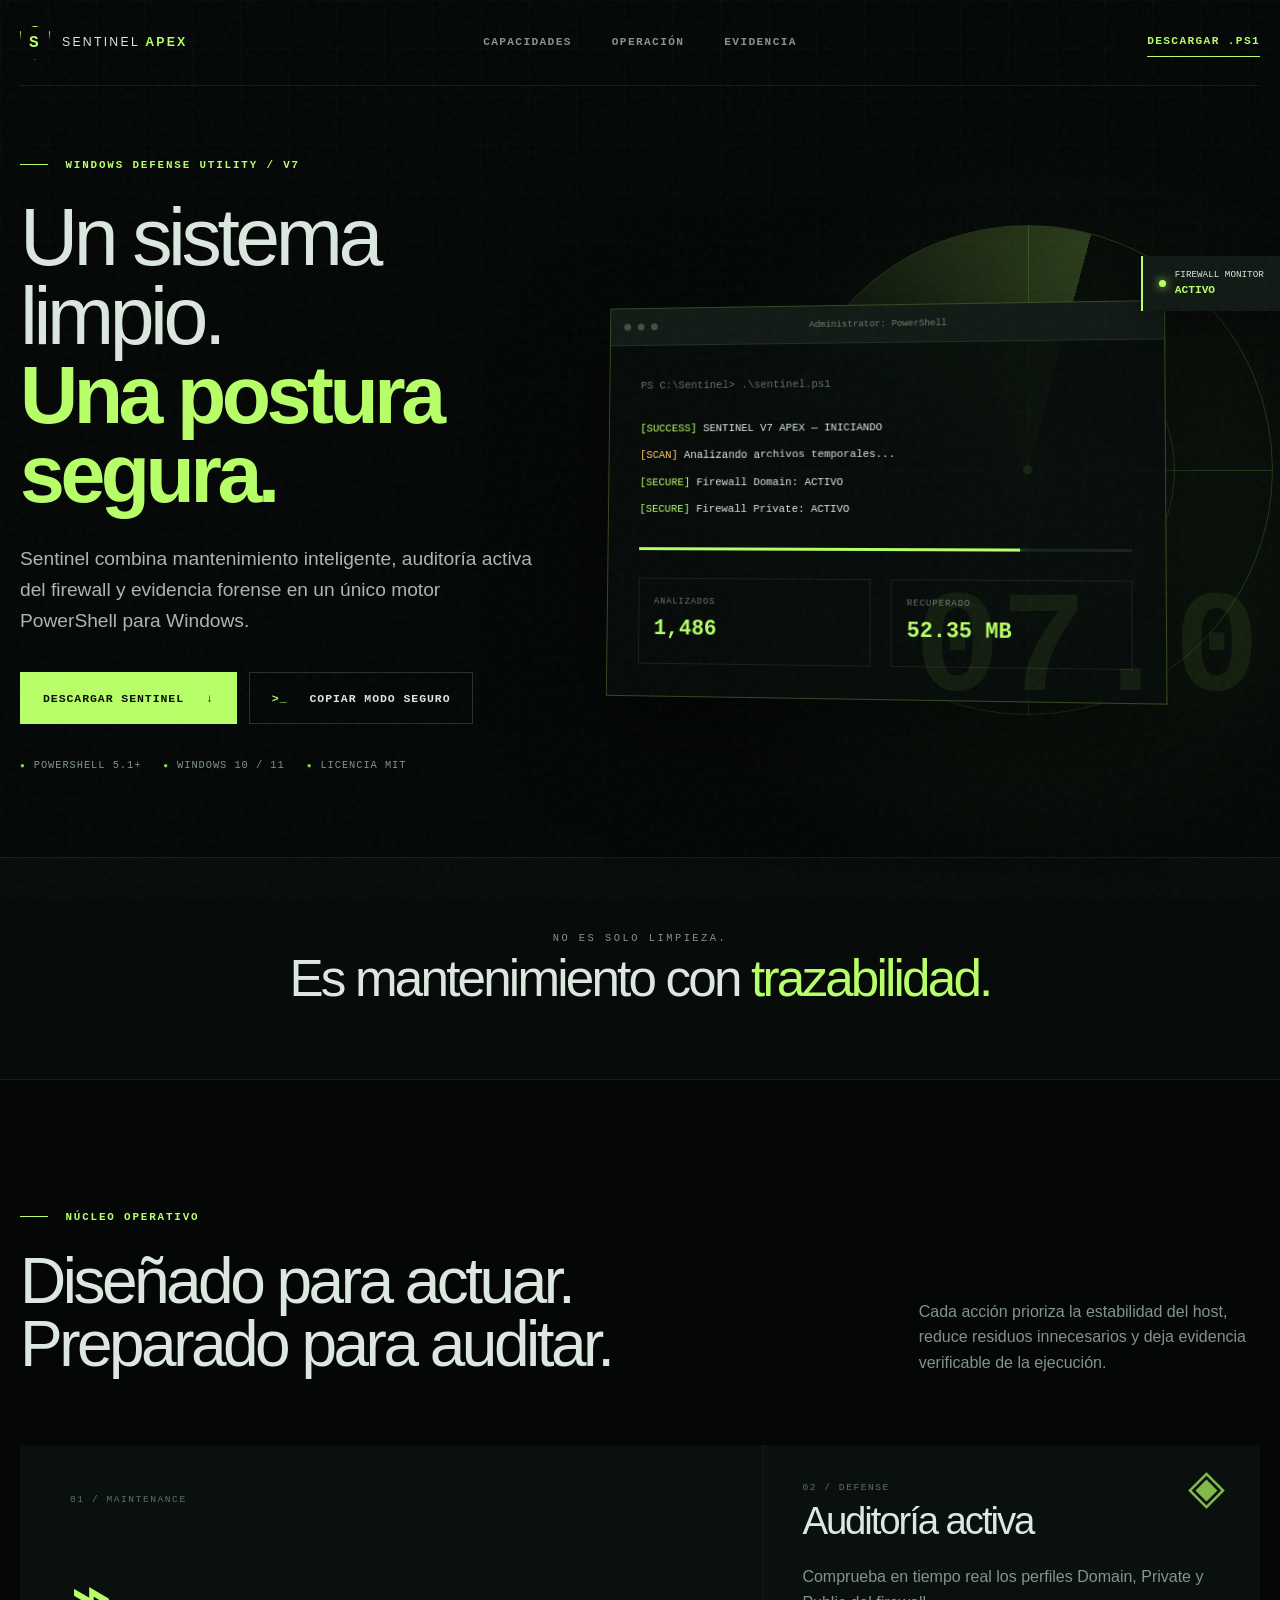
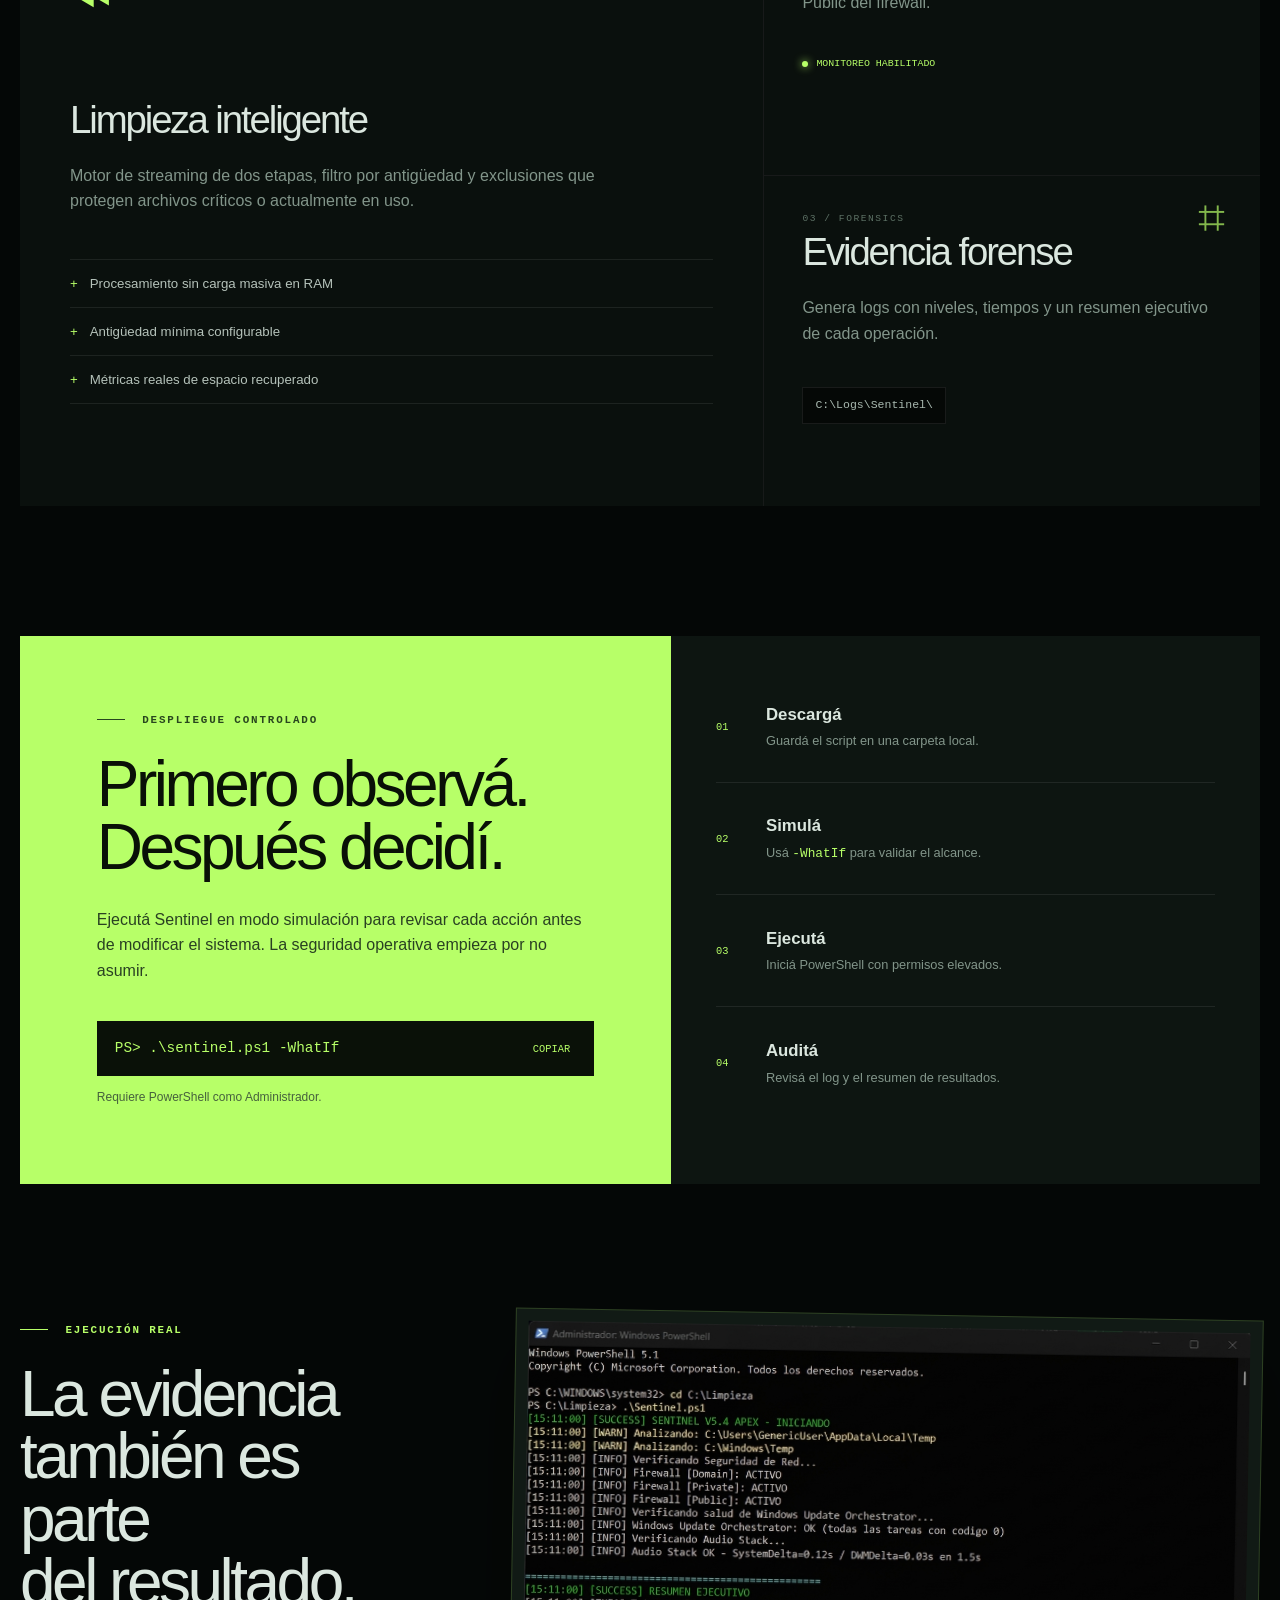
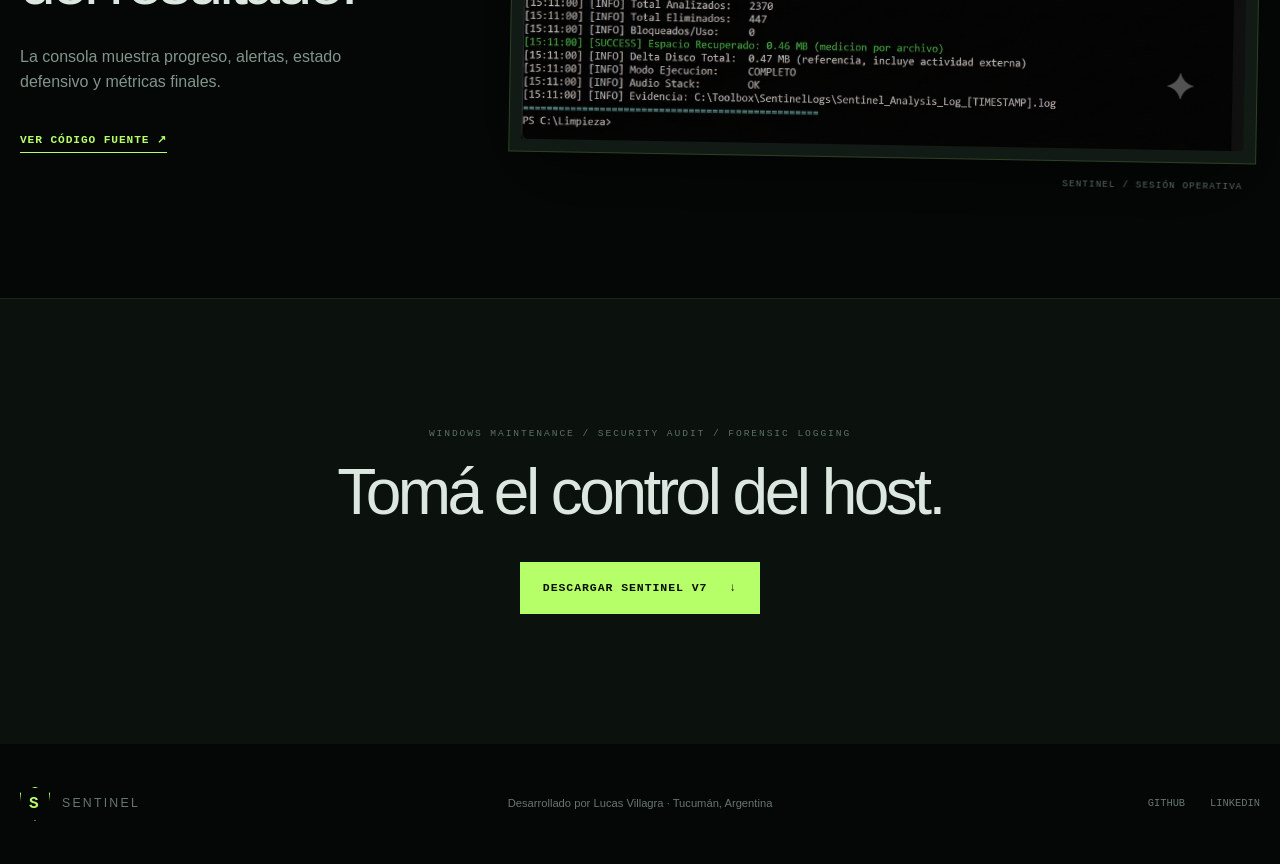
<file: index.html>
<!doctype html>
<html lang="es">
  <head>
    <meta charset="UTF-8" />
    <meta name="viewport" content="width=device-width, initial-scale=1.0" />
    <meta
      name="description"
      content="Sentinel V7 Apex: mantenimiento, limpieza inteligente y auditoría de seguridad para Windows."
    />
    <meta name="theme-color" content="#07110e" />
    <title>Sentinel V7 Apex — Seguridad operativa para Windows</title>
    <link rel="icon" type="image/svg+xml" href="/favicon.svg" />
    <link rel="stylesheet" href="styles.css" />
    <script src="script.js" defer></script>
  </head>
  <body>
    <div class="noise" aria-hidden="true"></div>
    <header class="site-header">
      <a class="brand" href="#inicio" aria-label="Sentinel, volver al inicio">
        <span class="brand-mark" aria-hidden="true">S</span>
        <span>SENTINEL <strong>APEX</strong></span>
      </a>
      <nav aria-label="Navegación principal">
        <a href="#capacidades">Capacidades</a>
        <a href="#operacion">Operación</a>
        <a href="#evidencia">Evidencia</a>
      </nav>
      <a class="header-cta" href="sentinel.ps1" download>Descargar .PS1</a>
    </header>

    <main>
      <section class="hero" id="inicio">
        <div class="hero-copy">
          <p class="eyebrow"><span></span> Windows defense utility / V7</p>
          <h1>Un sistema limpio.<br /><em>Una postura segura.</em></h1>
          <p class="hero-intro">
            Sentinel combina mantenimiento inteligente, auditoría activa del firewall y
            evidencia forense en un único motor PowerShell para Windows.
          </p>
          <div class="hero-actions">
            <a class="button button-primary" href="sentinel.ps1" download>
              Descargar Sentinel <span aria-hidden="true">↓</span>
            </a>
            <button class="button button-ghost" type="button" data-copy-command=".\sentinel.ps1 -WhatIf">
              <span class="prompt" aria-hidden="true">&gt;_</span>
              <span data-copy-label>Copiar modo seguro</span>
            </button>
          </div>
          <ul class="compatibility" aria-label="Compatibilidad">
            <li>PowerShell 5.1+</li>
            <li>Windows 10 / 11</li>
            <li>Licencia MIT</li>
          </ul>
        </div>

        <div class="hero-visual" aria-label="Vista de ejecución de Sentinel">
          <div class="radar" aria-hidden="true">
            <span class="radar-ring ring-one"></span>
            <span class="radar-ring ring-two"></span>
            <span class="radar-sweep"></span>
            <span class="radar-core"></span>
          </div>
          <div class="status-card status-card-top">
            <span class="status-dot"></span>
            <span>Firewall monitor</span>
            <strong>ACTIVO</strong>
          </div>
          <div class="terminal-card">
            <div class="terminal-bar">
              <span></span><span></span><span></span>
              <p>Administrator: PowerShell</p>
            </div>
            <div class="terminal-body" aria-hidden="true">
              <p class="muted">PS C:\Sentinel&gt; .\sentinel.ps1</p>
              <p><span class="ok">[SUCCESS]</span> SENTINEL V7 APEX — INICIANDO</p>
              <p><span class="warn">[SCAN]</span> Analizando archivos temporales...</p>
              <p><span class="ok">[SECURE]</span> Firewall Domain: ACTIVO</p>
              <p><span class="ok">[SECURE]</span> Firewall Private: ACTIVO</p>
              <div class="terminal-progress"><span></span></div>
              <div class="terminal-stats">
                <div><small>ANALIZADOS</small><strong>1,486</strong></div>
                <div><small>RECUPERADO</small><strong>52.35 MB</strong></div>
              </div>
            </div>
          </div>
          <div class="version-stamp" aria-hidden="true">07.0</div>
        </div>
      </section>

      <section class="manifesto" aria-label="Principio de Sentinel">
        <p>NO ES SOLO LIMPIEZA.</p>
        <h2>Es mantenimiento con <span>trazabilidad.</span></h2>
      </section>

      <section class="capabilities" id="capacidades">
        <div class="section-heading">
          <div>
            <p class="eyebrow"><span></span> Núcleo operativo</p>
            <h2>Diseñado para actuar.<br />Preparado para auditar.</h2>
          </div>
          <p>
            Cada acción prioriza la estabilidad del host, reduce residuos innecesarios y deja
            evidencia verificable de la ejecución.
          </p>
        </div>

        <div class="feature-grid">
          <article class="feature feature-main">
            <p class="feature-index">01 / MAINTENANCE</p>
            <div class="feature-icon" aria-hidden="true">⌁</div>
            <h3>Limpieza inteligente</h3>
            <p>
              Motor de streaming de dos etapas, filtro por antigüedad y exclusiones que protegen
              archivos críticos o actualmente en uso.
            </p>
            <ul>
              <li>Procesamiento sin carga masiva en RAM</li>
              <li>Antigüedad mínima configurable</li>
              <li>Métricas reales de espacio recuperado</li>
            </ul>
          </article>
          <article class="feature">
            <p class="feature-index">02 / DEFENSE</p>
            <div class="feature-icon" aria-hidden="true">◈</div>
            <h3>Auditoría activa</h3>
            <p>Comprueba en tiempo real los perfiles Domain, Private y Public del firewall.</p>
            <span class="feature-signal"><i></i> Monitoreo habilitado</span>
          </article>
          <article class="feature">
            <p class="feature-index">03 / FORENSICS</p>
            <div class="feature-icon" aria-hidden="true">⌗</div>
            <h3>Evidencia forense</h3>
            <p>Genera logs con niveles, tiempos y un resumen ejecutivo de cada operación.</p>
            <code>C:\Logs\Sentinel\</code>
          </article>
        </div>
      </section>

      <section class="operation" id="operacion">
        <div class="operation-panel">
          <p class="eyebrow"><span></span> Despliegue controlado</p>
          <h2>Primero observá.<br />Después decidí.</h2>
          <p>
            Ejecutá Sentinel en modo simulación para revisar cada acción antes de modificar el
            sistema. La seguridad operativa empieza por no asumir.
          </p>
          <div class="command-line">
            <code>PS&gt; .\sentinel.ps1 -WhatIf</code>
            <button type="button" data-copy-command=".\sentinel.ps1 -WhatIf" aria-label="Copiar comando">
              Copiar
            </button>
          </div>
          <p class="operation-note">Requiere PowerShell como Administrador.</p>
        </div>
        <ol class="steps">
          <li><span>01</span><div><strong>Descargá</strong><p>Guardá el script en una carpeta local.</p></div></li>
          <li><span>02</span><div><strong>Simulá</strong><p>Usá <code>-WhatIf</code> para validar el alcance.</p></div></li>
          <li><span>03</span><div><strong>Ejecutá</strong><p>Iniciá PowerShell con permisos elevados.</p></div></li>
          <li><span>04</span><div><strong>Auditá</strong><p>Revisá el log y el resumen de resultados.</p></div></li>
        </ol>
      </section>

      <section class="evidence" id="evidencia">
        <div class="evidence-copy">
          <p class="eyebrow"><span></span> Ejecución real</p>
          <h2>La evidencia<br />también es parte<br />del resultado.</h2>
          <p>La consola muestra progreso, alertas, estado defensivo y métricas finales.</p>
          <a href="https://github.com/Lucas18062025/Sentinel" target="_blank" rel="noreferrer">
            Ver código fuente <span aria-hidden="true">↗</span>
          </a>
        </div>
        <figure>
          <img
            src="SentinelV5.4.png"
            alt="Captura de Sentinel ejecutándose en PowerShell"
            width="1354"
            height="784"
            loading="lazy"
          />
          <figcaption>Sentinel / sesión operativa</figcaption>
        </figure>
      </section>

      <section class="final-cta">
        <p>WINDOWS MAINTENANCE / SECURITY AUDIT / FORENSIC LOGGING</p>
        <h2>Tomá el control del host.</h2>
        <a class="button button-primary" href="sentinel.ps1" download>
          Descargar Sentinel V7 <span aria-hidden="true">↓</span>
        </a>
      </section>
    </main>

    <footer>
      <a class="brand" href="#inicio"><span class="brand-mark" aria-hidden="true">S</span><span>SENTINEL</span></a>
      <p>Desarrollado por Lucas Villagra · Tucumán, Argentina</p>
      <div>
        <a href="https://github.com/Lucas18062025" target="_blank" rel="noreferrer">GitHub</a>
        <a href="https://linkedin.com/in/lucas-villagra-cybersecurity" target="_blank" rel="noreferrer">LinkedIn</a>
      </div>
    </footer>
  </body>
</html>
</file>
<file: styles.css>
:root {
  --ink: #dbe7df;
  --muted: #82958a;
  --black: #040706;
  --panel: #0a100d;
  --panel-light: #101914;
  --line: rgba(183, 255, 104, 0.16);
  --acid: #b7ff68;
  --acid-soft: #7bcf56;
  --warning: #ffc65b;
  --max: 1240px;
}

* { box-sizing: border-box; }
html { scroll-behavior: smooth; }
body {
  margin: 0;
  color: var(--ink);
  background:
    radial-gradient(circle at 82% 13%, rgba(83, 151, 64, 0.12), transparent 24rem),
    var(--black);
  font-family: "Aptos", "Segoe UI", sans-serif;
  line-height: 1.6;
  overflow-x: hidden;
}

body::before {
  position: fixed;
  inset: 0;
  z-index: -2;
  content: "";
  background-image:
    linear-gradient(rgba(183, 255, 104, 0.025) 1px, transparent 1px),
    linear-gradient(90deg, rgba(183, 255, 104, 0.025) 1px, transparent 1px);
  background-size: 48px 48px;
  mask-image: linear-gradient(to bottom, black, transparent 75%);
}

.noise {
  position: fixed;
  inset: 0;
  z-index: 10;
  opacity: 0.035;
  pointer-events: none;
  background-image: url("data:image/svg+xml,%3Csvg viewBox='0 0 180 180' xmlns='http://www.w3.org/2000/svg'%3E%3Cfilter id='n'%3E%3CfeTurbulence type='fractalNoise' baseFrequency='.85' numOctaves='3' stitchTiles='stitch'/%3E%3C/filter%3E%3Crect width='100%25' height='100%25' filter='url(%23n)' opacity='.9'/%3E%3C/svg%3E");
}

a { color: inherit; text-decoration: none; }
button { font: inherit; }

.site-header {
  width: min(calc(100% - 40px), var(--max));
  min-height: 86px;
  margin: 0 auto;
  display: grid;
  grid-template-columns: 1fr auto 1fr;
  align-items: center;
  border-bottom: 1px solid rgba(255,255,255,.08);
}

.brand { display: inline-flex; align-items: center; gap: 12px; width: max-content; font-size: .77rem; letter-spacing: .18em; }
.brand strong { color: var(--acid); font-weight: 700; }
.brand-mark {
  width: 30px; height: 34px; display: grid; place-items: center;
  color: var(--acid); font: 800 1rem/1 Consolas, monospace;
  border: 1px solid var(--acid); clip-path: polygon(50% 0, 100% 18%, 92% 78%, 50% 100%, 8% 78%, 0 18%);
}

nav { display: flex; gap: 40px; }
nav a, .header-cta { font: 600 .7rem/1 Consolas, monospace; letter-spacing: .12em; text-transform: uppercase; }
nav a { color: var(--muted); transition: color .2s ease; }
nav a:hover, nav a:focus-visible { color: var(--acid); }
.header-cta { justify-self: end; color: var(--acid); border-bottom: 1px solid var(--acid); padding: 8px 0; }

main, footer { position: relative; z-index: 1; }
.hero {
  width: min(calc(100% - 40px), var(--max));
  min-height: 690px;
  margin: 0 auto;
  display: grid;
  grid-template-columns: .88fr 1.12fr;
  align-items: center;
  gap: 5vw;
  padding: 72px 0 86px;
}

.hero-copy { position: relative; z-index: 2; animation: rise .8s ease both; }
.eyebrow { margin: 0 0 26px; color: var(--acid); font: 700 .68rem/1.3 Consolas, monospace; letter-spacing: .17em; text-transform: uppercase; }
.eyebrow span { display: inline-block; width: 28px; height: 1px; margin: 0 9px 3px 0; background: var(--acid); }
h1, h2, h3, p { margin-top: 0; }
h1, h2, h3 { line-height: .98; letter-spacing: -.055em; }
h1 { margin-bottom: 30px; font-size: clamp(3.5rem, 6.3vw, 6.8rem); font-weight: 300; }
h1 em { color: var(--acid); font-style: normal; font-weight: 700; }
.hero-intro { max-width: 590px; color: #aab7b0; font-size: clamp(1rem, 1.5vw, 1.23rem); }
.hero-actions { display: flex; flex-wrap: wrap; gap: 12px; margin-top: 36px; }
.button {
  min-height: 52px; padding: 0 22px; display: inline-flex; align-items: center; justify-content: center; gap: 22px;
  border: 1px solid transparent; cursor: pointer; font: 700 .72rem/1 Consolas, monospace; letter-spacing: .08em;
  text-transform: uppercase; transition: transform .2s ease, background .2s ease, color .2s ease;
}
.button:hover { transform: translateY(-3px); }
.button-primary { background: var(--acid); color: #081006; }
.button-primary:hover { background: #d0ff9b; }
.button-ghost { color: var(--ink); background: transparent; border-color: rgba(255,255,255,.16); }
.button-ghost:hover { border-color: var(--acid); color: var(--acid); }
.prompt { color: var(--acid); }
.compatibility { display: flex; flex-wrap: wrap; gap: 22px; padding: 0; margin: 36px 0 0; list-style: none; }
.compatibility li { color: var(--muted); font: .65rem/1 Consolas, monospace; letter-spacing: .09em; text-transform: uppercase; }
.compatibility li::before { content: "●"; margin-right: 8px; color: var(--acid-soft); font-size: .5rem; }

.hero-visual { position: relative; min-height: 520px; animation: rise .8s .15s ease both; }
.radar { position: absolute; width: 490px; height: 490px; top: 4%; right: -2%; border-radius: 50%; border: 1px solid var(--line); }
.radar::before, .radar::after { content: ""; position: absolute; background: var(--line); }
.radar::before { width: 100%; height: 1px; top: 50%; }
.radar::after { height: 100%; width: 1px; left: 50%; }
.radar-ring { position: absolute; inset: 20%; border: 1px solid var(--line); border-radius: 50%; }
.ring-two { inset: 38%; }
.radar-sweep { position: absolute; inset: 0; border-radius: 50%; background: conic-gradient(from 15deg, transparent 0 75%, rgba(183,255,104,.2)); animation: scan 6s linear infinite; }
.radar-core { position: absolute; width: 9px; height: 9px; top: 49%; left: 49%; border-radius: 50%; background: var(--acid); box-shadow: 0 0 24px var(--acid); }
.terminal-card {
  position: absolute; width: min(560px, 96%); top: 19%; left: 0; overflow: hidden;
  background: rgba(7, 13, 10, .9); border: 1px solid rgba(183,255,104,.25); box-shadow: 0 34px 90px rgba(0,0,0,.55);
  transform: perspective(1100px) rotateY(-5deg) rotateX(2deg);
}
.terminal-bar { height: 38px; display: flex; align-items: center; gap: 7px; padding: 0 14px; background: #111a15; border-bottom: 1px solid rgba(255,255,255,.08); }
.terminal-bar span { width: 7px; height: 7px; border-radius: 50%; background: #425047; }
.terminal-bar p { flex: 1; margin: 0 50px 0 0; text-align: center; color: #6e7d74; font: .58rem/1 Consolas, monospace; }
.terminal-body { min-height: 330px; padding: 32px; font: .68rem/1.8 Consolas, monospace; }
.terminal-body p { margin-bottom: 8px; }
.terminal-body .muted { color: #617168; margin-bottom: 24px; }
.ok { color: var(--acid); }
.warn { color: var(--warning); }
.terminal-progress { height: 3px; margin: 28px 0; background: #18231d; overflow: hidden; }
.terminal-progress span { display: block; height: 100%; width: 78%; background: var(--acid); box-shadow: 0 0 12px var(--acid); }
.terminal-stats { display: grid; grid-template-columns: 1fr 1fr; gap: 20px; }
.terminal-stats div { padding: 15px; border: 1px solid rgba(255,255,255,.08); }
.terminal-stats small { display: block; color: #65766c; letter-spacing: .1em; }
.terminal-stats strong { color: var(--acid); font-size: 1.35rem; }
.status-card { position: absolute; z-index: 2; top: 10%; right: -3%; padding: 13px 16px; display: grid; grid-template-columns: auto 1fr; gap: 2px 9px; background: #101914; border-left: 2px solid var(--acid); box-shadow: 0 12px 30px rgba(0,0,0,.35); font: .58rem/1.3 Consolas, monospace; text-transform: uppercase; }
.status-card strong { grid-column: 2; color: var(--acid); font-size: .7rem; }
.status-dot { grid-row: 1 / 3; align-self: center; width: 7px; height: 7px; border-radius: 50%; background: var(--acid); box-shadow: 0 0 10px var(--acid); }
.version-stamp { position: absolute; right: 0; bottom: 0; color: rgba(183,255,104,.07); font: 800 9rem/1 Consolas, monospace; }

.manifesto { padding: 75px 20px; text-align: center; border-block: 1px solid rgba(255,255,255,.07); background: #070b09; }
.manifesto p { color: var(--muted); font: .65rem/1 Consolas, monospace; letter-spacing: .24em; }
.manifesto h2 { margin: 0; font-size: clamp(2.2rem, 4vw, 4rem); font-weight: 300; }
.manifesto h2 span { color: var(--acid); }

.capabilities { width: min(calc(100% - 40px), var(--max)); margin: 0 auto; padding: 130px 0; }
.section-heading { display: grid; grid-template-columns: 1.4fr .6fr; gap: 8vw; align-items: end; margin-bottom: 70px; }
.section-heading h2, .operation h2, .evidence h2, .final-cta h2 { margin: 0; font-size: clamp(2.7rem, 5vw, 5.2rem); font-weight: 350; }
.section-heading > p { color: var(--muted); margin: 0; }
.feature-grid { display: grid; grid-template-columns: 1.2fr .8fr; gap: 1px; background: rgba(255,255,255,.08); }
.feature { min-height: 330px; padding: 38px; background: var(--panel); position: relative; transition: background .25s ease; }
.feature:hover { background: var(--panel-light); }
.feature-main { grid-row: span 2; min-height: 661px; padding: 50px; }
.feature-index { color: #5d7165; font: .6rem/1 Consolas, monospace; letter-spacing: .16em; }
.feature-icon { margin: 54px 0 70px; color: var(--acid); font: 300 4.5rem/1 Georgia, serif; }
.feature:not(.feature-main) .feature-icon { position: absolute; right: 35px; top: 18px; margin: 0; font-size: 3rem; opacity: .7; }
.feature h3 { margin-bottom: 24px; font-size: clamp(1.8rem, 3vw, 3.2rem); font-weight: 400; }
.feature > p:not(.feature-index) { max-width: 570px; color: var(--muted); }
.feature ul { padding: 0; margin-top: 45px; list-style: none; border-top: 1px solid rgba(255,255,255,.08); }
.feature li { padding: 13px 0; color: #b5c2ba; border-bottom: 1px solid rgba(255,255,255,.08); font-size: .83rem; }
.feature li::before { content: "+"; color: var(--acid); margin-right: 12px; }
.feature-signal { display: inline-flex; align-items: center; gap: 8px; margin-top: 28px; color: var(--acid); font: .62rem/1 Consolas, monospace; text-transform: uppercase; }
.feature-signal i { width: 6px; height: 6px; background: var(--acid); border-radius: 50%; box-shadow: 0 0 9px var(--acid); }
.feature code { display: inline-block; margin-top: 25px; padding: 8px 12px; color: #a9b9b0; background: #050806; border: 1px solid rgba(255,255,255,.08); font-size: .72rem; }

.operation { width: min(calc(100% - 40px), var(--max)); margin: 0 auto 130px; display: grid; grid-template-columns: 1.05fr .95fr; background: var(--acid); color: #091007; }
.operation-panel { padding: clamp(40px, 6vw, 80px); }
.operation .eyebrow { color: #28461e; }
.operation .eyebrow span { background: #28461e; }
.operation-panel > p:not(.eyebrow, .operation-note) { max-width: 580px; margin: 28px 0; color: #294122; }
.command-line { display: flex; justify-content: space-between; align-items: center; gap: 15px; margin-top: 38px; padding: 16px 18px; background: #0a1108; color: var(--acid); }
.command-line code { font-size: clamp(.65rem, 1.4vw, .9rem); }
.command-line button { color: var(--acid); background: transparent; border: 0; cursor: pointer; font: .65rem/1 Consolas, monospace; text-transform: uppercase; }
.operation-note { margin: 12px 0 0; color: #46613d; font-size: .75rem; }
.steps { margin: 0; padding: 35px 45px; list-style: none; background: #0d1511; color: var(--ink); }
.steps li { min-height: 112px; display: grid; grid-template-columns: 50px 1fr; align-items: center; border-bottom: 1px solid rgba(255,255,255,.08); }
.steps li:last-child { border: 0; }
.steps span { color: var(--acid); font: .65rem/1 Consolas, monospace; }
.steps strong { font-size: 1.05rem; }
.steps p { margin: 3px 0 0; color: var(--muted); font-size: .8rem; }
.steps code { color: var(--acid); }

.evidence { width: min(calc(100% - 40px), var(--max)); margin: 0 auto; padding: 0 0 140px; display: grid; grid-template-columns: .7fr 1.3fr; gap: 7vw; align-items: center; }
.evidence-copy > p:not(.eyebrow) { color: var(--muted); margin: 30px 0; max-width: 340px; }
.evidence-copy > a { color: var(--acid); font: 700 .7rem/1 Consolas, monospace; letter-spacing: .08em; text-transform: uppercase; border-bottom: 1px solid var(--acid); padding-bottom: 6px; }
.evidence figure { margin: 0; padding: 12px; position: relative; background: #111a15; border: 1px solid rgba(183,255,104,.17); box-shadow: 0 30px 80px rgba(0,0,0,.5); transform: rotate(1deg); }
.evidence img { display: block; width: 100%; height: auto; filter: saturate(.78) contrast(1.08); }
.evidence figcaption { position: absolute; right: 12px; bottom: -28px; color: #56675d; font: .58rem/1 Consolas, monospace; letter-spacing: .12em; text-transform: uppercase; }

.final-cta { padding: 130px 20px; text-align: center; background: #0b120e; border-top: 1px solid rgba(255,255,255,.07); }
.final-cta > p { color: #5b6f63; font: .6rem/1 Consolas, monospace; letter-spacing: .2em; }
.final-cta h2 { margin: 22px 0 38px; }

footer { width: min(calc(100% - 40px), var(--max)); min-height: 120px; margin: 0 auto; display: grid; grid-template-columns: 1fr auto 1fr; align-items: center; color: #66776d; font-size: .7rem; }
footer p { margin: 0; }
footer > div { justify-self: end; display: flex; gap: 25px; font: .65rem/1 Consolas, monospace; text-transform: uppercase; }
footer a:hover { color: var(--acid); }

@keyframes rise { from { opacity: 0; transform: translateY(24px); } to { opacity: 1; transform: translateY(0); } }
@keyframes scan { to { transform: rotate(360deg); } }

@media (max-width: 900px) {
  .site-header { grid-template-columns: 1fr auto; }
  nav { display: none; }
  .hero { grid-template-columns: 1fr; padding-top: 70px; }
  .hero-visual { min-height: 480px; }
  .radar { right: 50%; transform: translateX(50%); width: 430px; height: 430px; }
  .section-heading, .operation, .evidence { grid-template-columns: 1fr; }
  .section-heading { gap: 30px; }
  .feature-grid { grid-template-columns: 1fr; }
  .feature-main { grid-row: auto; min-height: auto; }
  .evidence { gap: 70px; }
  footer { grid-template-columns: 1fr 1fr; gap: 25px; padding: 35px 0; }
  footer p { grid-column: 1 / -1; grid-row: 2; }
}

@media (max-width: 560px) {
  .site-header, .hero, .capabilities, .operation, .evidence, footer { width: min(calc(100% - 28px), var(--max)); }
  .site-header { min-height: 74px; }
  .header-cta { font-size: .58rem; }
  .brand { font-size: .65rem; }
  .hero { min-height: auto; padding: 70px 0; }
  h1 { font-size: clamp(3.1rem, 16vw, 4.8rem); }
  .hero-actions, .hero-actions .button { width: 100%; }
  .hero-visual { min-height: 390px; margin-top: 25px; }
  .radar { width: 340px; height: 340px; }
  .terminal-card { top: 14%; transform: none; }
  .terminal-body { min-height: 275px; padding: 20px; font-size: .56rem; }
  .status-card { top: 3%; right: 0; }
  .version-stamp { font-size: 6rem; }
  .capabilities { padding: 95px 0; }
  .feature, .feature-main { min-height: 0; padding: 30px; }
  .feature-icon { margin: 35px 0 45px; }
  .operation { margin-bottom: 95px; }
  .steps { padding: 20px 25px; }
  .evidence { padding-bottom: 100px; }
  footer { grid-template-columns: 1fr; }
  footer > div { justify-self: start; }
  footer p { grid-column: auto; grid-row: auto; }
}

@media (prefers-reduced-motion: reduce) {
  html { scroll-behavior: auto; }
  *, *::before, *::after { animation-duration: .01ms !important; animation-iteration-count: 1 !important; }
}
</file>
